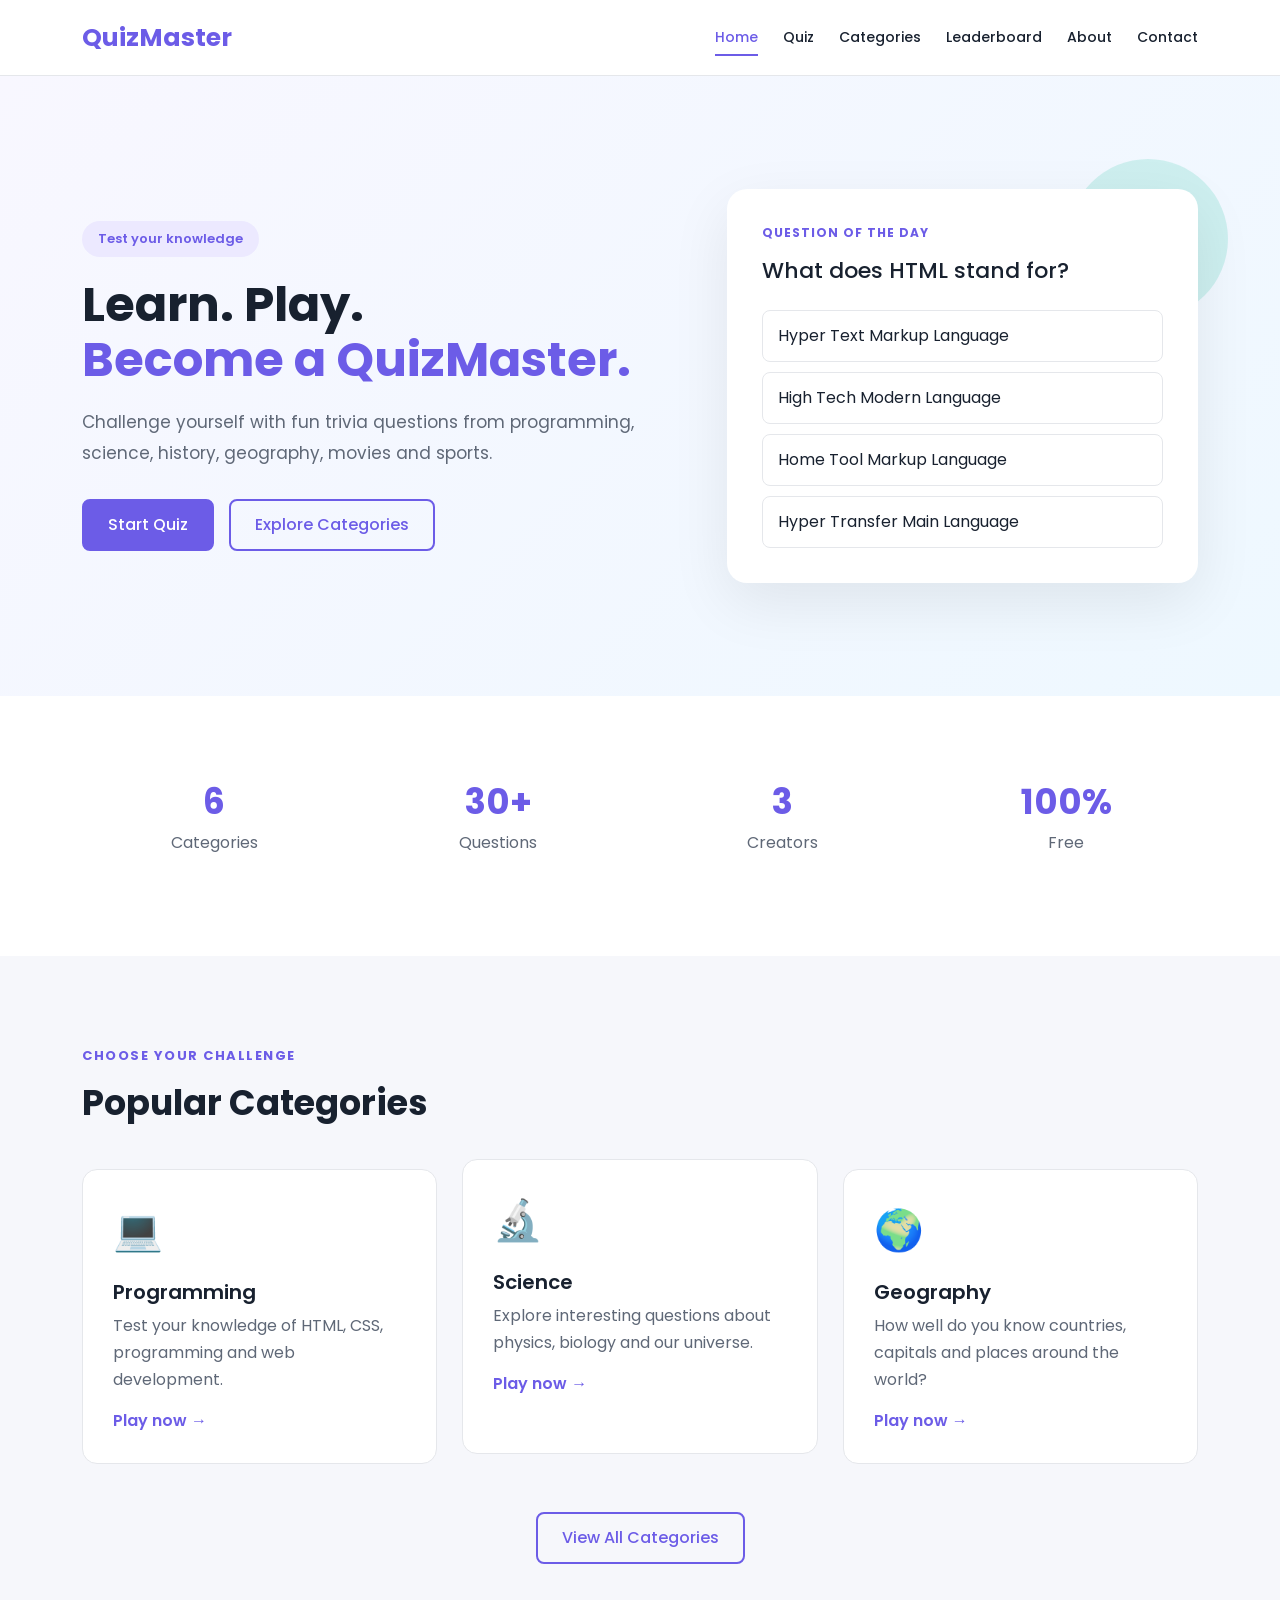
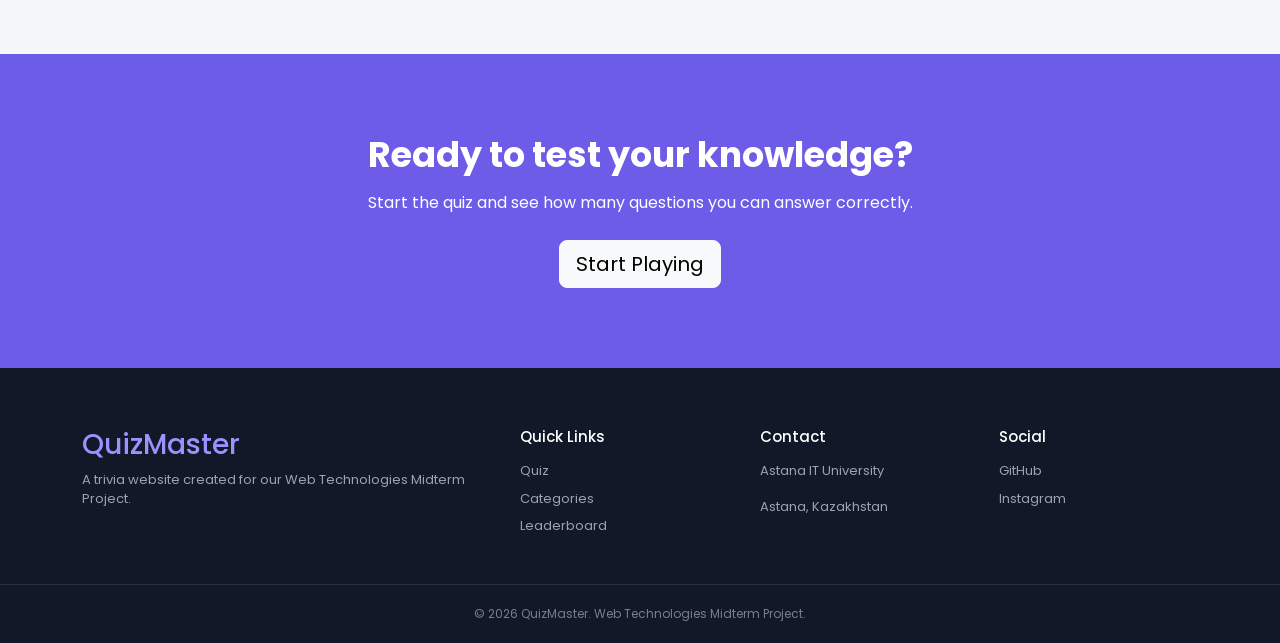
<file: index.html>
<!DOCTYPE html>
<html lang="en">
<head>
    <meta charset="UTF-8">
    <meta name="viewport" content="width=device-width, initial-scale=1.0">

    <title>QuizMaster | Home</title>

    <link href="https://cdn.jsdelivr.net/npm/bootstrap@5.3.3/dist/css/bootstrap.min.css"
          rel="stylesheet">

    <link rel="preconnect" href="https://fonts.googleapis.com">
    <link rel="preconnect" href="https://fonts.gstatic.com" crossorigin>
    <link href="https://fonts.googleapis.com/css2?family=Poppins:wght@400;500;600;700&display=swap"
          rel="stylesheet">

    <link rel="stylesheet" href="style.css">
</head>

<body>

<header class="site-header">
    <div class="container header-container">

        <a href="index.html" class="logo">QuizMaster</a>

        <nav class="nav-menu">
            <a class="active" href="index.html">Home</a>
            <a href="quiz.html">Quiz</a>
            <a href="categories.html">Categories</a>
            <a href="leaderboard.html">Leaderboard</a>
            <a href="about.html">About</a>
            <a href="contact.html">Contact</a>
        </nav>

    </div>
</header>


<main>

    <section class="hero">

        <div class="container hero-content">

            <div class="hero-text">
                <span class="hero-badge">Test your knowledge</span>

                <h1>
                    Learn. Play.<br>
                    <span>Become a QuizMaster.</span>
                </h1>

                <p>
                    Challenge yourself with fun trivia questions from
                    programming, science, history, geography, movies and sports.
                </p>

                <div class="hero-buttons">
                    <a href="quiz.html" class="btn btn-primary-custom">
                        Start Quiz
                    </a>

                    <a href="categories.html" class="btn btn-outline-custom">
                        Explore Categories
                    </a>
                </div>
            </div>

            <div class="hero-card">
                <div class="quiz-preview">
                    <p class="question-number">QUESTION OF THE DAY</p>

                    <h3>What does HTML stand for?</h3>

                    <div class="preview-answer">
                        Hyper Text Markup Language
                    </div>

                    <div class="preview-answer">
                        High Tech Modern Language
                    </div>

                    <div class="preview-answer">
                        Home Tool Markup Language
                    </div>

                    <div class="preview-answer">
                        Hyper Transfer Main Language
                    </div>
                </div>
            </div>

        </div>
    </section>


    <section class="stats-section">

        <div class="container">

            <div class="stats-grid">

                <div class="stat-card">
                    <h2>6</h2>
                    <p>Categories</p>
                </div>

                <div class="stat-card">
                    <h2>30+</h2>
                    <p>Questions</p>
                </div>

                <div class="stat-card">
                    <h2>3</h2>
                    <p>Creators</p>
                </div>

                <div class="stat-card">
                    <h2>100%</h2>
                    <p>Free</p>
                </div>

            </div>

        </div>

    </section>


    <section class="featured-section">

        <div class="container">

            <div class="section-heading">
                <p>CHOOSE YOUR CHALLENGE</p>
                <h2>Popular Categories</h2>
            </div>


            <div class="category-grid">

                <article class="category-card">
                    <div class="category-icon">💻</div>
                    <h3>Programming</h3>
                    <p>
                        Test your knowledge of HTML, CSS,
                        programming and web development.
                    </p>
                    <a href="quiz.html">Play now →</a>
                </article>


                <article class="category-card">
                    <div class="category-icon">🔬</div>
                    <h3>Science</h3>
                    <p>
                        Explore interesting questions about
                        physics, biology and our universe.
                    </p>
                    <a href="quiz.html">Play now →</a>
                </article>


                <article class="category-card">
                    <div class="category-icon">🌍</div>
                    <h3>Geography</h3>
                    <p>
                        How well do you know countries,
                        capitals and places around the world?
                    </p>
                    <a href="quiz.html">Play now →</a>
                </article>

            </div>

            <div class="text-center mt-5">
                <a href="categories.html" class="btn btn-outline-custom">
                    View All Categories
                </a>
            </div>

        </div>

    </section>


    <section class="cta-section">

        <div class="container text-center">

            <h2>Ready to test your knowledge?</h2>

            <p>
                Start the quiz and see how many questions you can answer correctly.
            </p>

            <a href="quiz.html" class="btn btn-light btn-lg">
                Start Playing
            </a>

        </div>

    </section>

</main>


<footer class="site-footer">

    <div class="container footer-content">

        <div>
            <h3>QuizMaster</h3>
            <p>A trivia website created for our Web Technologies Midterm Project.</p>
        </div>

        <div>
            <h4>Quick Links</h4>
            <a href="quiz.html">Quiz</a>
            <a href="categories.html">Categories</a>
            <a href="leaderboard.html">Leaderboard</a>
        </div>

        <div>
            <h4>Contact</h4>
            <p>Astana IT University</p>
            <p>Astana, Kazakhstan</p>
        </div>

        <div>
            <h4>Social</h4>
            <a href="#">GitHub</a>
            <a href="#">Instagram</a>
        </div>

    </div>

    <div class="footer-bottom">
        © 2026 QuizMaster. Web Technologies Midterm Project.
    </div>

</footer>

</body>
</html>
</file>
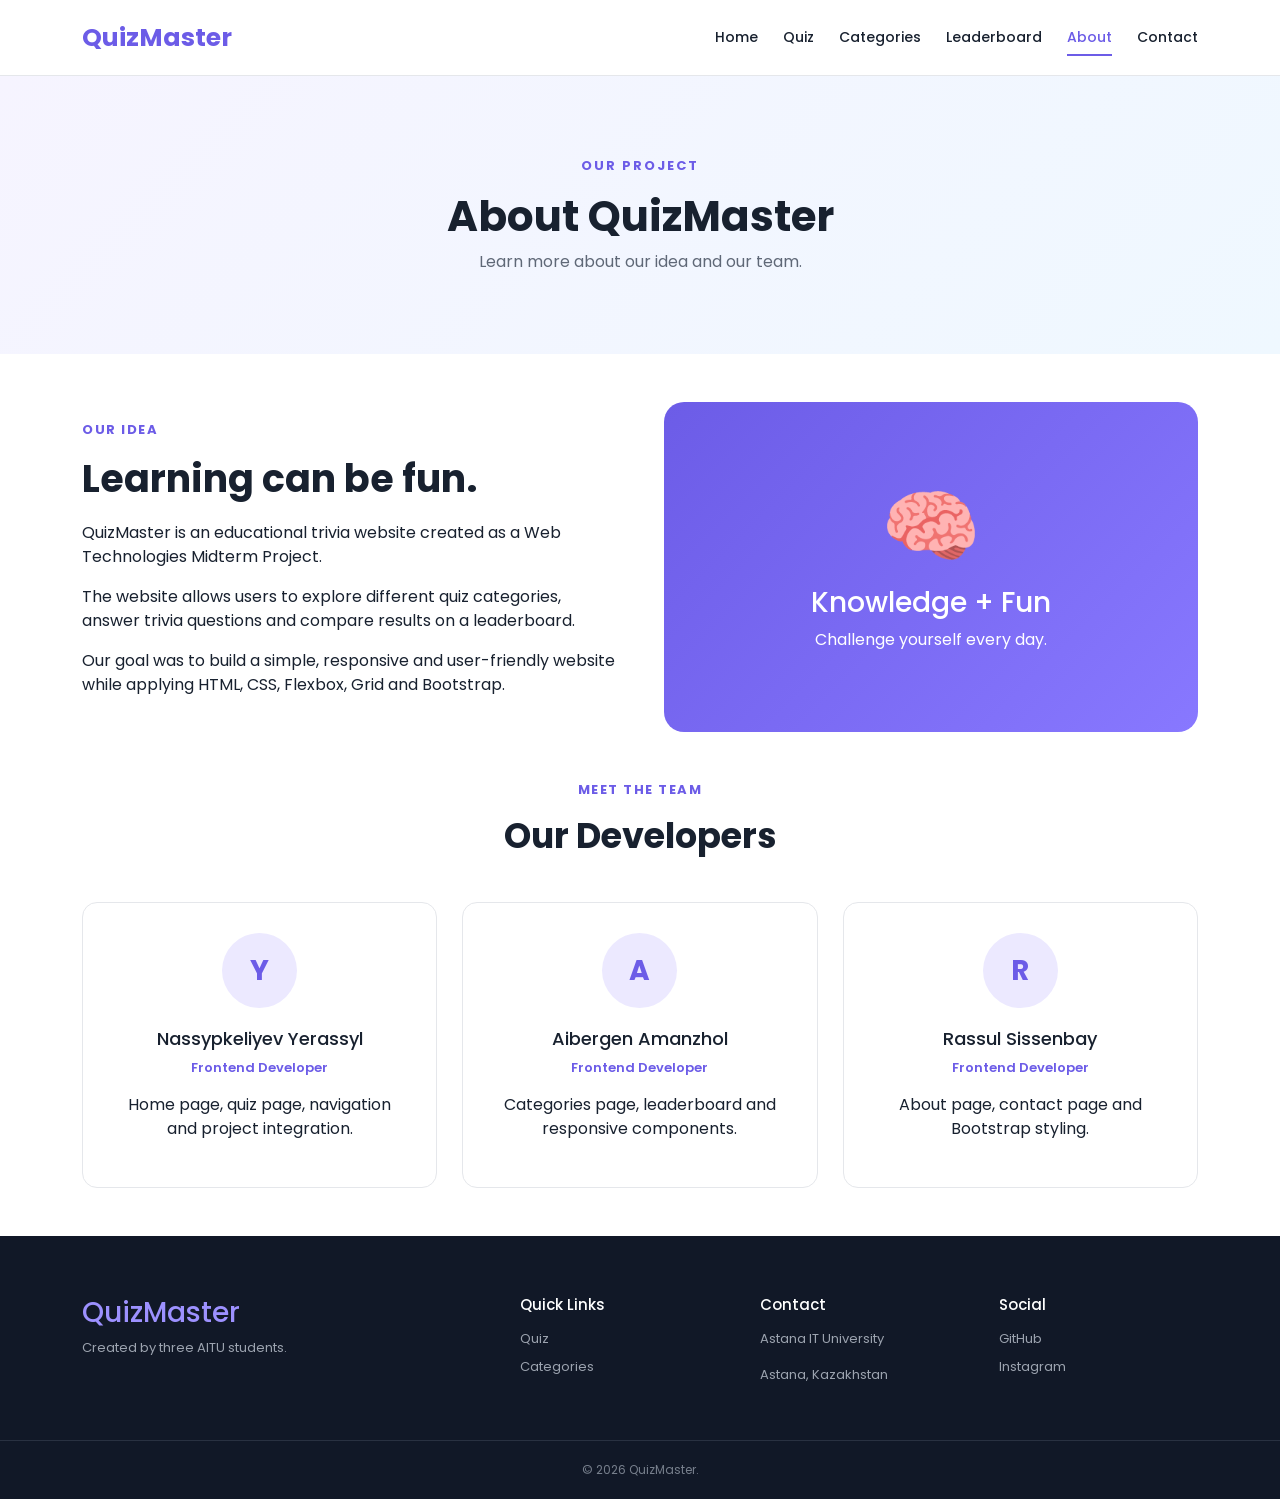
<file: about.html>
<!DOCTYPE html>
<html lang="en">

<head>

    <meta charset="UTF-8">

    <meta name="viewport"
          content="width=device-width, initial-scale=1.0">

    <title>QuizMaster | About</title>

    <link href="https://cdn.jsdelivr.net/npm/bootstrap@5.3.3/dist/css/bootstrap.min.css"
          rel="stylesheet">

    <link rel="preconnect"
          href="https://fonts.googleapis.com">

    <link rel="preconnect"
          href="https://fonts.gstatic.com"
          crossorigin>

    <link href="https://fonts.googleapis.com/css2?family=Poppins:wght@400;500;600;700&display=swap"
          rel="stylesheet">

    <link rel="stylesheet"
          href="style.css">

</head>


<body>

<header class="site-header">

    <div class="container header-container">

        <a href="index.html"
           class="logo">
            QuizMaster
        </a>

        <nav class="nav-menu">

            <a href="index.html">Home</a>
            <a href="quiz.html">Quiz</a>
            <a href="categories.html">Categories</a>
            <a href="leaderboard.html">Leaderboard</a>

            <a class="active"
               href="about.html">
                About
            </a>

            <a href="contact.html">Contact</a>

        </nav>

    </div>

</header>


<main>

<section class="page-banner">

    <div class="container text-center">

        <p>OUR PROJECT</p>

        <h1>About QuizMaster</h1>

        <span>
            Learn more about our idea and our team.
        </span>

    </div>

</section>


<section class="container py-5">


    <div class="row align-items-center g-5 mb-5">

        <div class="col-lg-6">

            <p class="section-label">
                OUR IDEA
            </p>

            <h2 class="about-title">
                Learning can be fun.
            </h2>

            <p>
                QuizMaster is an educational trivia website
                created as a Web Technologies Midterm Project.
            </p>

            <p>
                The website allows users to explore different
                quiz categories, answer trivia questions and
                compare results on a leaderboard.
            </p>

            <p>
                Our goal was to build a simple, responsive and
                user-friendly website while applying HTML,
                CSS, Flexbox, Grid and Bootstrap.
            </p>

        </div>


        <div class="col-lg-6">

            <div class="about-visual">

                <div>🧠</div>

                <h3>
                    Knowledge + Fun
                </h3>

                <p>
                    Challenge yourself every day.
                </p>

            </div>

        </div>

    </div>


    <div class="section-heading text-center">

        <p>MEET THE TEAM</p>

        <h2>
            Our Developers
        </h2>

    </div>


    <div class="team-grid">


        <article class="team-card">

            <div class="team-avatar">
                Y
            </div>

            <h3>
                Nassypkeliyev Yerassyl
            </h3>

            <p class="team-role">
                Frontend Developer
            </p>

            <p>
                Home page, quiz page, navigation
                and project integration.
            </p>

        </article>


        <article class="team-card">

            <div class="team-avatar">
                A
            </div>

            <h3>
                Aibergen Amanzhol
            </h3>

            <p class="team-role">
                Frontend Developer
            </p>

            <p>
                Categories page, leaderboard
                and responsive components.
            </p>

        </article>


        <article class="team-card">

            <div class="team-avatar">
                R
            </div>

            <h3>
                Rassul Sissenbay
            </h3>

            <p class="team-role">
                Frontend Developer
            </p>

            <p>
                About page, contact page
                and Bootstrap styling.
            </p>

        </article>


    </div>


</section>

</main>


<footer class="site-footer">

    <div class="container footer-content">

        <div>

            <h3>QuizMaster</h3>

            <p>
                Created by three AITU students.
            </p>

        </div>


        <div>

            <h4>Quick Links</h4>

            <a href="quiz.html">Quiz</a>

            <a href="categories.html">
                Categories
            </a>

        </div>


        <div>

            <h4>Contact</h4>

            <p>
                Astana IT University
            </p>

            <p>
                Astana, Kazakhstan
            </p>

        </div>


        <div>

            <h4>Social</h4>

            <a href="#">GitHub</a>

            <a href="#">Instagram</a>

        </div>

    </div>


    <div class="footer-bottom">

        © 2026 QuizMaster.

    </div>

</footer>

</body>
</html>
</file>
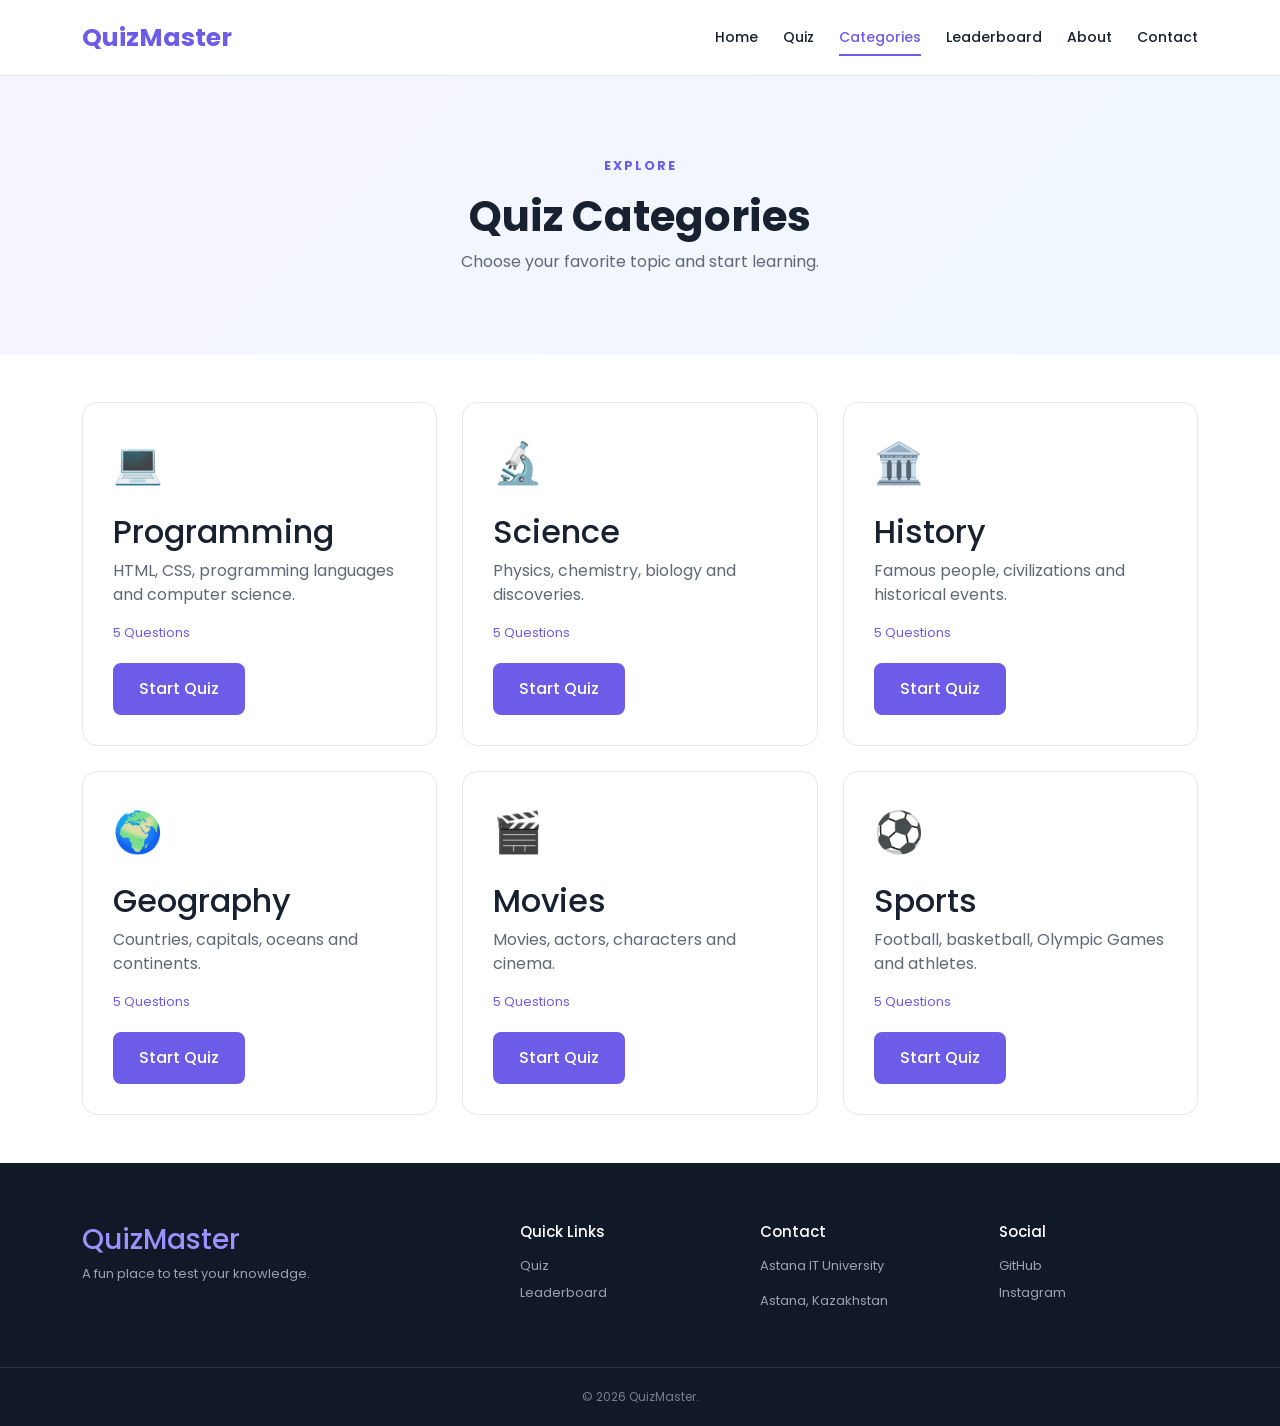
<file: categories.html>
<!DOCTYPE html>
<html lang="en">

<head>

    <meta charset="UTF-8">

    <meta name="viewport"
          content="width=device-width, initial-scale=1.0">

    <title>QuizMaster | Categories</title>

    <link href="https://cdn.jsdelivr.net/npm/bootstrap@5.3.3/dist/css/bootstrap.min.css"
          rel="stylesheet">

    <link rel="preconnect" href="https://fonts.googleapis.com">

    <link rel="preconnect"
          href="https://fonts.gstatic.com"
          crossorigin>

    <link href="https://fonts.googleapis.com/css2?family=Poppins:wght@400;500;600;700&display=swap"
          rel="stylesheet">

    <link rel="stylesheet" href="style.css">

</head>


<body>

<header class="site-header">

    <div class="container header-container">

        <a href="index.html"
           class="logo">
            QuizMaster
        </a>

        <nav class="nav-menu">

            <a href="index.html">Home</a>
            <a href="quiz.html">Quiz</a>
            <a class="active"
               href="categories.html">
                Categories
            </a>

            <a href="leaderboard.html">Leaderboard</a>
            <a href="about.html">About</a>
            <a href="contact.html">Contact</a>

        </nav>

    </div>

</header>


<main>

    <section class="page-banner">

        <div class="container text-center">

            <p>EXPLORE</p>

            <h1>Quiz Categories</h1>

            <span>
                Choose your favorite topic and start learning.
            </span>

        </div>

    </section>


    <section class="container py-5">

        <div class="all-categories-grid">


            <article class="large-category-card">

                <div class="category-icon">
                    💻
                </div>

                <h2>Programming</h2>

                <p>
                    HTML, CSS, programming languages
                    and computer science.
                </p>

                <span>5 Questions</span>

                <a href="quiz.html?category=programming"
   class="btn btn-primary-custom">
    Start Quiz
</a>

            </article>


            <article class="large-category-card">

                <div class="category-icon">
                    🔬
                </div>

                <h2>Science</h2>

                <p>
                    Physics, chemistry, biology
                    and discoveries.
                </p>

                <span>5 Questions</span>

                <a href="quiz.html?category=science"
   class="btn btn-primary-custom">
    Start Quiz
</a>

            </article>


            <article class="large-category-card">

                <div class="category-icon">
                    🏛️
                </div>

                <h2>History</h2>

                <p>
                    Famous people, civilizations
                    and historical events.
                </p>

                <span>5 Questions</span>

                <a href="quiz.html?category=history"
   class="btn btn-primary-custom">
    Start Quiz
</a>

            </article>


            <article class="large-category-card">

                <div class="category-icon">
                    🌍
                </div>

                <h2>Geography</h2>

                <p>
                    Countries, capitals,
                    oceans and continents.
                </p>

                <span>5 Questions</span>

                <a href="quiz.html?category=geography"
   class="btn btn-primary-custom">
    Start Quiz
</a>

            </article>


            <article class="large-category-card">

                <div class="category-icon">
                    🎬
                </div>

                <h2>Movies</h2>

                <p>
                    Movies, actors,
                    characters and cinema.
                </p>

                <span>5 Questions</span>

                <a href="quiz.html?category=movies"
   class="btn btn-primary-custom">
    Start Quiz
</a>

            </article>


            <article class="large-category-card">

                <div class="category-icon">
                    ⚽
                </div>

                <h2>Sports</h2>

                <p>
                    Football, basketball,
                    Olympic Games and athletes.
                </p>

                <span>5 Questions</span>

                <a href="quiz.html?category=sports"
   class="btn btn-primary-custom">
    Start Quiz
</a>

            </article>


        </div>

    </section>

</main>


<footer class="site-footer">

    <div class="container footer-content">

        <div>

            <h3>QuizMaster</h3>

            <p>
                A fun place to test your knowledge.
            </p>

        </div>

        <div>

            <h4>Quick Links</h4>

            <a href="quiz.html">Quiz</a>

            <a href="leaderboard.html">
                Leaderboard
            </a>

        </div>

        <div>

            <h4>Contact</h4>

            <p>Astana IT University</p>

            <p>Astana, Kazakhstan</p>

        </div>

        <div>

            <h4>Social</h4>

            <a href="#">GitHub</a>

            <a href="#">Instagram</a>

        </div>

    </div>


    <div class="footer-bottom">

        © 2026 QuizMaster.

    </div>

</footer>

</body>
</html>
</file>
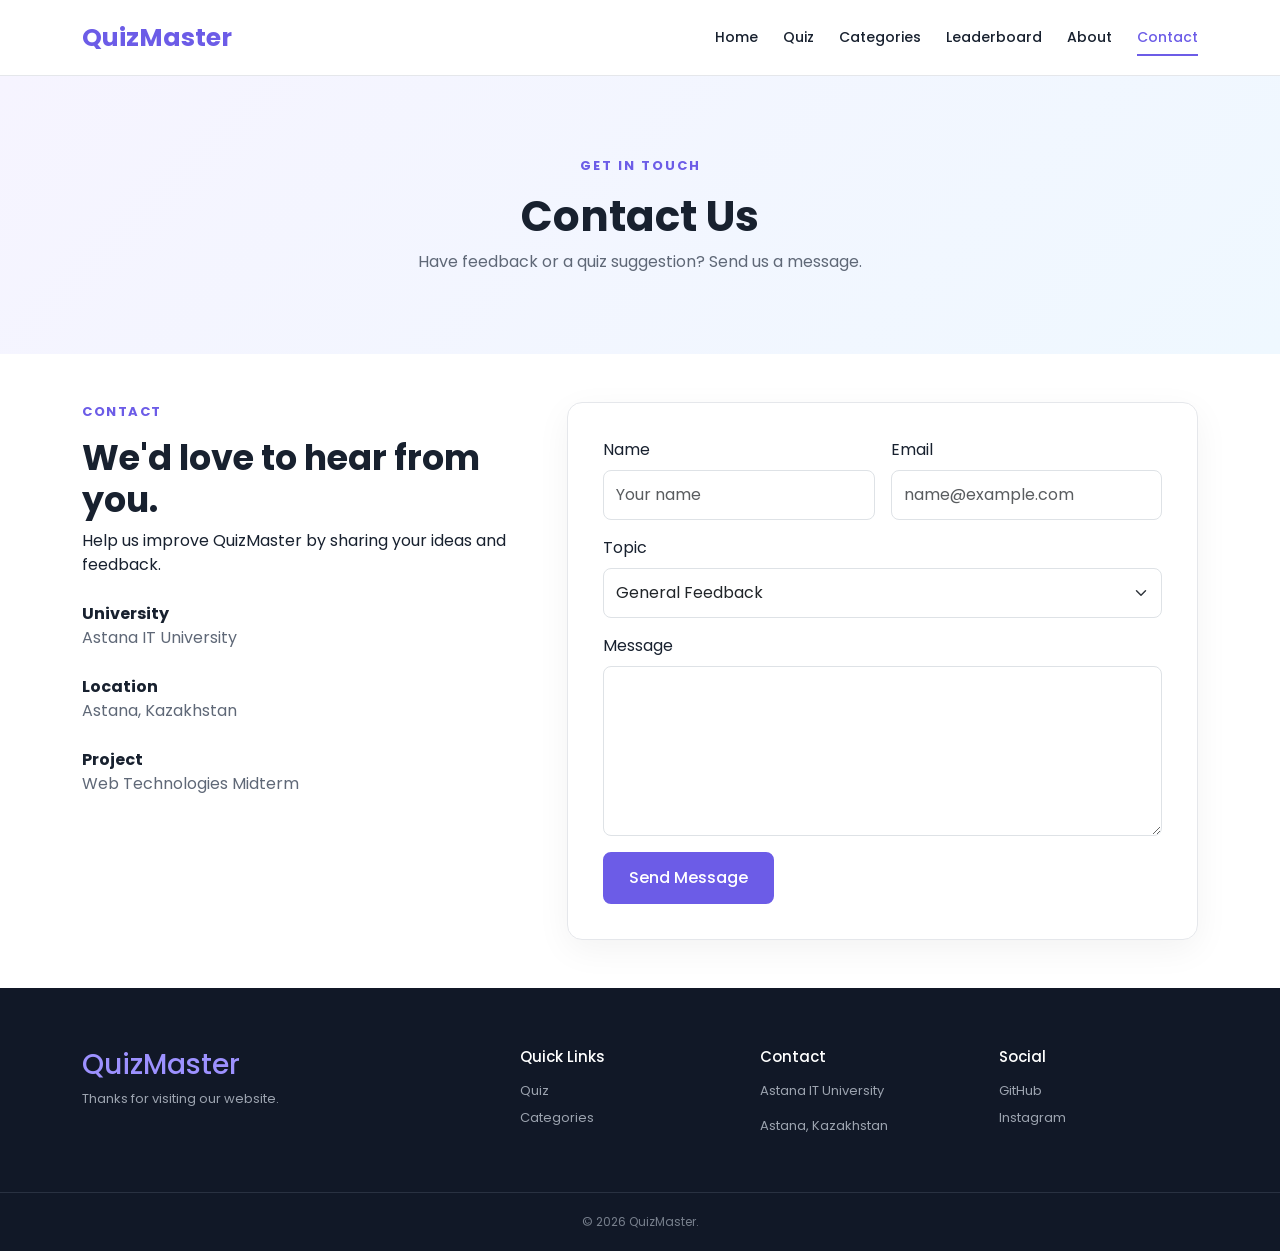
<file: contact.html>
<!DOCTYPE html>
<html lang="en">

<head>

    <meta charset="UTF-8">

    <meta name="viewport"
          content="width=device-width, initial-scale=1.0">

    <title>QuizMaster | Contact</title>

    <link href="https://cdn.jsdelivr.net/npm/bootstrap@5.3.3/dist/css/bootstrap.min.css"
          rel="stylesheet">

    <link rel="preconnect"
          href="https://fonts.googleapis.com">

    <link rel="preconnect"
          href="https://fonts.gstatic.com"
          crossorigin>

    <link href="https://fonts.googleapis.com/css2?family=Poppins:wght@400;500;600;700&display=swap"
          rel="stylesheet">

    <link rel="stylesheet"
          href="style.css">

</head>


<body>

<header class="site-header">

    <div class="container header-container">

        <a href="index.html"
           class="logo">
            QuizMaster
        </a>

        <nav class="nav-menu">

            <a href="index.html">Home</a>
            <a href="quiz.html">Quiz</a>
            <a href="categories.html">Categories</a>
            <a href="leaderboard.html">Leaderboard</a>
            <a href="about.html">About</a>

            <a class="active"
               href="contact.html">
                Contact
            </a>

        </nav>

    </div>

</header>


<main>

<section class="page-banner">

    <div class="container text-center">

        <p>GET IN TOUCH</p>

        <h1>Contact Us</h1>

        <span>
            Have feedback or a quiz suggestion?
            Send us a message.
        </span>

    </div>

</section>


<section class="container py-5">

    <div class="row g-5">


        <div class="col-lg-5">

            <div class="contact-info">

                <p class="section-label">
                    CONTACT
                </p>

                <h2>
                    We'd love to hear from you.
                </h2>

                <p>
                    Help us improve QuizMaster by
                    sharing your ideas and feedback.
                </p>


                <div class="contact-item">

                    <strong>University</strong>

                    <span>
                        Astana IT University
                    </span>

                </div>


                <div class="contact-item">

                    <strong>Location</strong>

                    <span>
                        Astana, Kazakhstan
                    </span>

                </div>


                <div class="contact-item">

                    <strong>Project</strong>

                    <span>
                        Web Technologies Midterm
                    </span>

                </div>

            </div>

        </div>


        <div class="col-lg-7">

            <form class="contact-form">


                <div class="row g-3">


                    <div class="col-md-6">

                        <label
                            for="name"
                            class="form-label">

                            Name

                        </label>

                        <input
                            type="text"
                            id="name"
                            class="form-control"
                            placeholder="Your name"
                            required>

                    </div>


                    <div class="col-md-6">

                        <label
                            for="email"
                            class="form-label">

                            Email

                        </label>

                        <input
                            type="email"
                            id="email"
                            class="form-control"
                            placeholder="name@example.com"
                            required>

                    </div>


                    <div class="col-12">

                        <label
                            for="topic"
                            class="form-label">

                            Topic

                        </label>

                        <select
                            id="topic"
                            class="form-select">

                            <option>
                                General Feedback
                            </option>

                            <option>
                                Quiz Suggestion
                            </option>

                            <option>
                                Report a Problem
                            </option>

                        </select>

                    </div>


                    <div class="col-12">

                        <label
                            for="message"
                            class="form-label">

                            Message

                        </label>

                        <textarea
                            id="message"
                            class="form-control"
                            rows="6"
                            placeholder="Write your message..."
                            required>
                        </textarea>

                    </div>


                    <div class="col-12">

                        <button
                            type="submit"
                            class="btn btn-primary-custom">

                            Send Message

                        </button>

                    </div>


                </div>

            </form>

        </div>

    </div>

</section>

</main>


<footer class="site-footer">

    <div class="container footer-content">

        <div>

            <h3>QuizMaster</h3>

            <p>
                Thanks for visiting our website.
            </p>

        </div>


        <div>

            <h4>Quick Links</h4>

            <a href="quiz.html">Quiz</a>

            <a href="categories.html">
                Categories
            </a>

        </div>


        <div>

            <h4>Contact</h4>

            <p>Astana IT University</p>

            <p>Astana, Kazakhstan</p>

        </div>


        <div>

            <h4>Social</h4>

            <a href="#">GitHub</a>

            <a href="#">Instagram</a>

        </div>

    </div>


    <div class="footer-bottom">

        © 2026 QuizMaster.

    </div>

</footer>

</body>
</html>
</file>
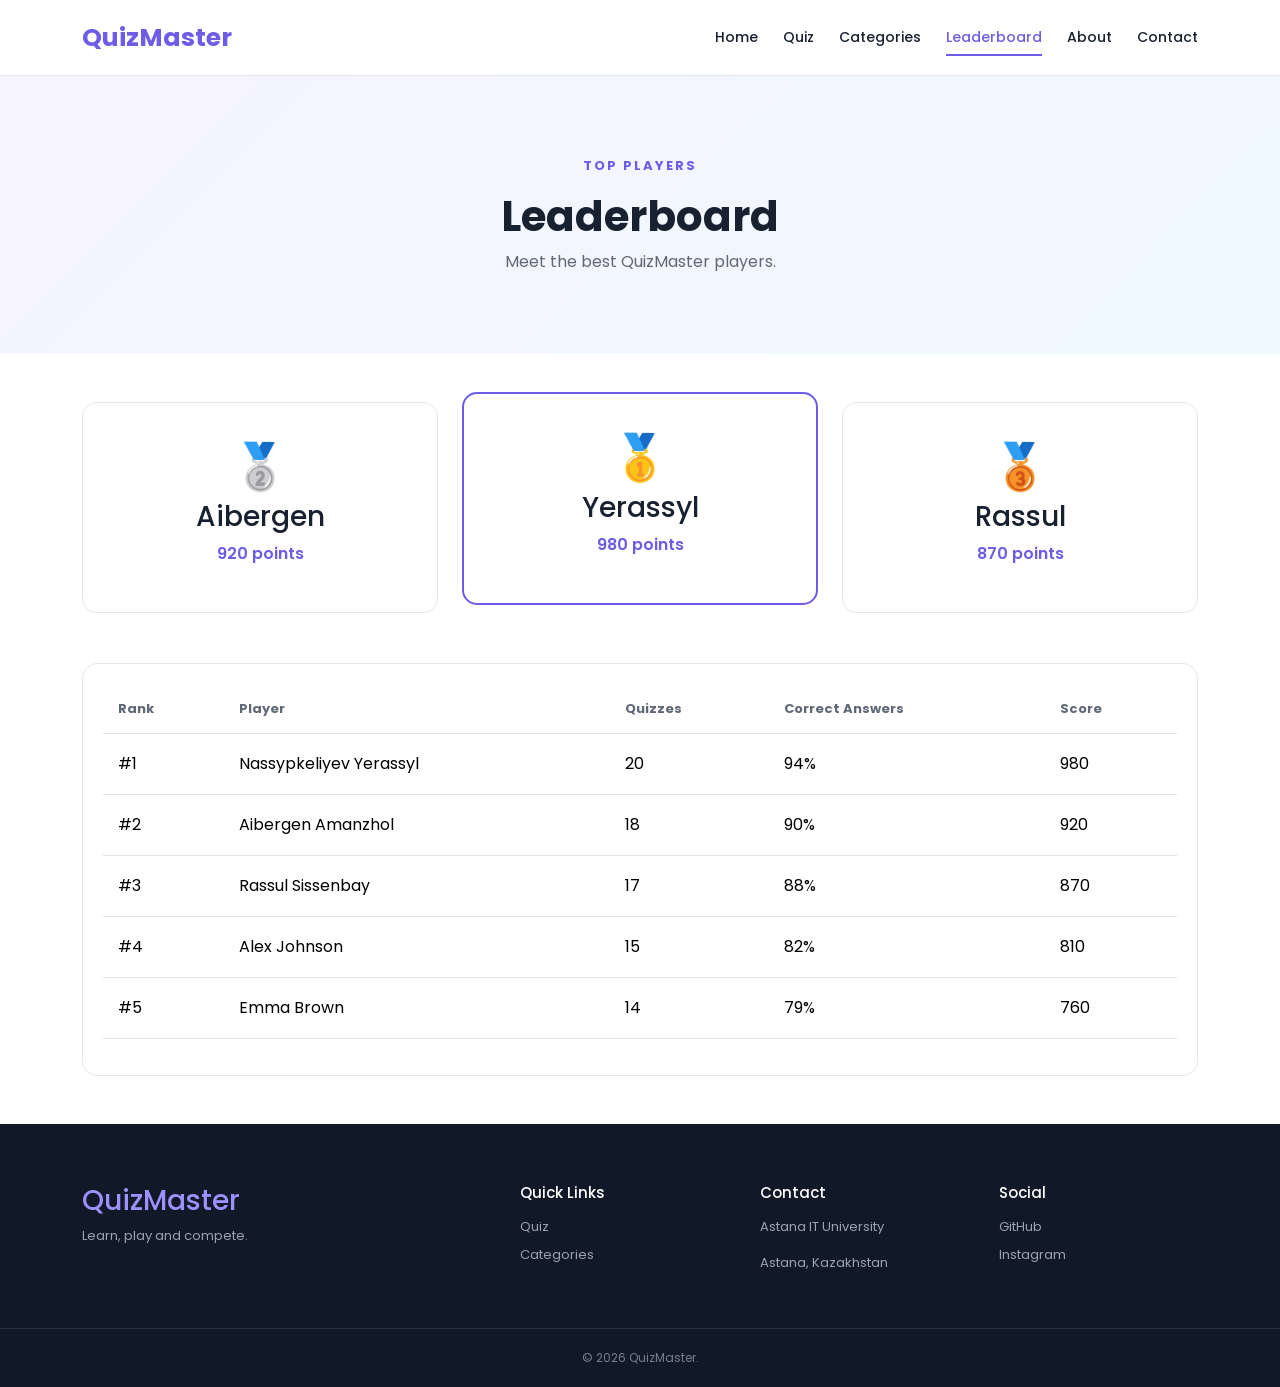
<file: leaderboard.html>
<!DOCTYPE html>
<html lang="en">

<head>

    <meta charset="UTF-8">

    <meta name="viewport"
          content="width=device-width, initial-scale=1.0">

    <title>QuizMaster | Leaderboard</title>

    <link href="https://cdn.jsdelivr.net/npm/bootstrap@5.3.3/dist/css/bootstrap.min.css"
          rel="stylesheet">

    <link rel="preconnect" href="https://fonts.googleapis.com">

    <link rel="preconnect"
          href="https://fonts.gstatic.com"
          crossorigin>

    <link href="https://fonts.googleapis.com/css2?family=Poppins:wght@400;500;600;700&display=swap"
          rel="stylesheet">

    <link rel="stylesheet"
          href="style.css">

</head>


<body>

<header class="site-header">

    <div class="container header-container">

        <a href="index.html"
           class="logo">
            QuizMaster
        </a>

        <nav class="nav-menu">

            <a href="index.html">Home</a>
            <a href="quiz.html">Quiz</a>
            <a href="categories.html">Categories</a>

            <a class="active"
               href="leaderboard.html">
                Leaderboard
            </a>

            <a href="about.html">About</a>
            <a href="contact.html">Contact</a>

        </nav>

    </div>

</header>


<main>

<section class="page-banner">

    <div class="container text-center">

        <p>TOP PLAYERS</p>

        <h1>Leaderboard</h1>

        <span>
            Meet the best QuizMaster players.
        </span>

    </div>

</section>


<section class="container py-5">


    <div class="top-players row g-4 mb-5">


        <div class="col-md-4">

            <div class="player-card">

                <div class="rank">
                    🥈
                </div>

                <h3>Aibergen</h3>

                <p>920 points</p>

            </div>

        </div>


        <div class="col-md-4">

            <div class="player-card champion">

                <div class="rank">
                    🥇
                </div>

                <h3>Yerassyl</h3>

                <p>980 points</p>

            </div>

        </div>


        <div class="col-md-4">

            <div class="player-card">

                <div class="rank">
                    🥉
                </div>

                <h3>Rassul</h3>

                <p>870 points</p>

            </div>

        </div>


    </div>


    <div class="table-responsive leaderboard-table">

        <table class="table align-middle">

            <thead>

            <tr>

                <th>Rank</th>

                <th>Player</th>

                <th>Quizzes</th>

                <th>Correct Answers</th>

                <th>Score</th>

            </tr>

            </thead>


            <tbody>

            <tr>

                <td>#1</td>

                <td>Nassypkeliyev Yerassyl</td>

                <td>20</td>

                <td>94%</td>

                <td>980</td>

            </tr>


            <tr>

                <td>#2</td>

                <td>Aibergen Amanzhol</td>

                <td>18</td>

                <td>90%</td>

                <td>920</td>

            </tr>


            <tr>

                <td>#3</td>

                <td>Rassul Sissenbay</td>

                <td>17</td>

                <td>88%</td>

                <td>870</td>

            </tr>


            <tr>

                <td>#4</td>

                <td>Alex Johnson</td>

                <td>15</td>

                <td>82%</td>

                <td>810</td>

            </tr>


            <tr>

                <td>#5</td>

                <td>Emma Brown</td>

                <td>14</td>

                <td>79%</td>

                <td>760</td>

            </tr>


            </tbody>

        </table>

    </div>

</section>

</main>


<footer class="site-footer">

    <div class="container footer-content">

        <div>

            <h3>QuizMaster</h3>

            <p>
                Learn, play and compete.
            </p>

        </div>


        <div>

            <h4>Quick Links</h4>

            <a href="quiz.html">Quiz</a>

            <a href="categories.html">
                Categories
            </a>

        </div>


        <div>

            <h4>Contact</h4>

            <p>Astana IT University</p>

            <p>Astana, Kazakhstan</p>

        </div>


        <div>

            <h4>Social</h4>

            <a href="#">GitHub</a>

            <a href="#">Instagram</a>

        </div>

    </div>


    <div class="footer-bottom">

        © 2026 QuizMaster.

    </div>

</footer>

</body>
</html>
</file>
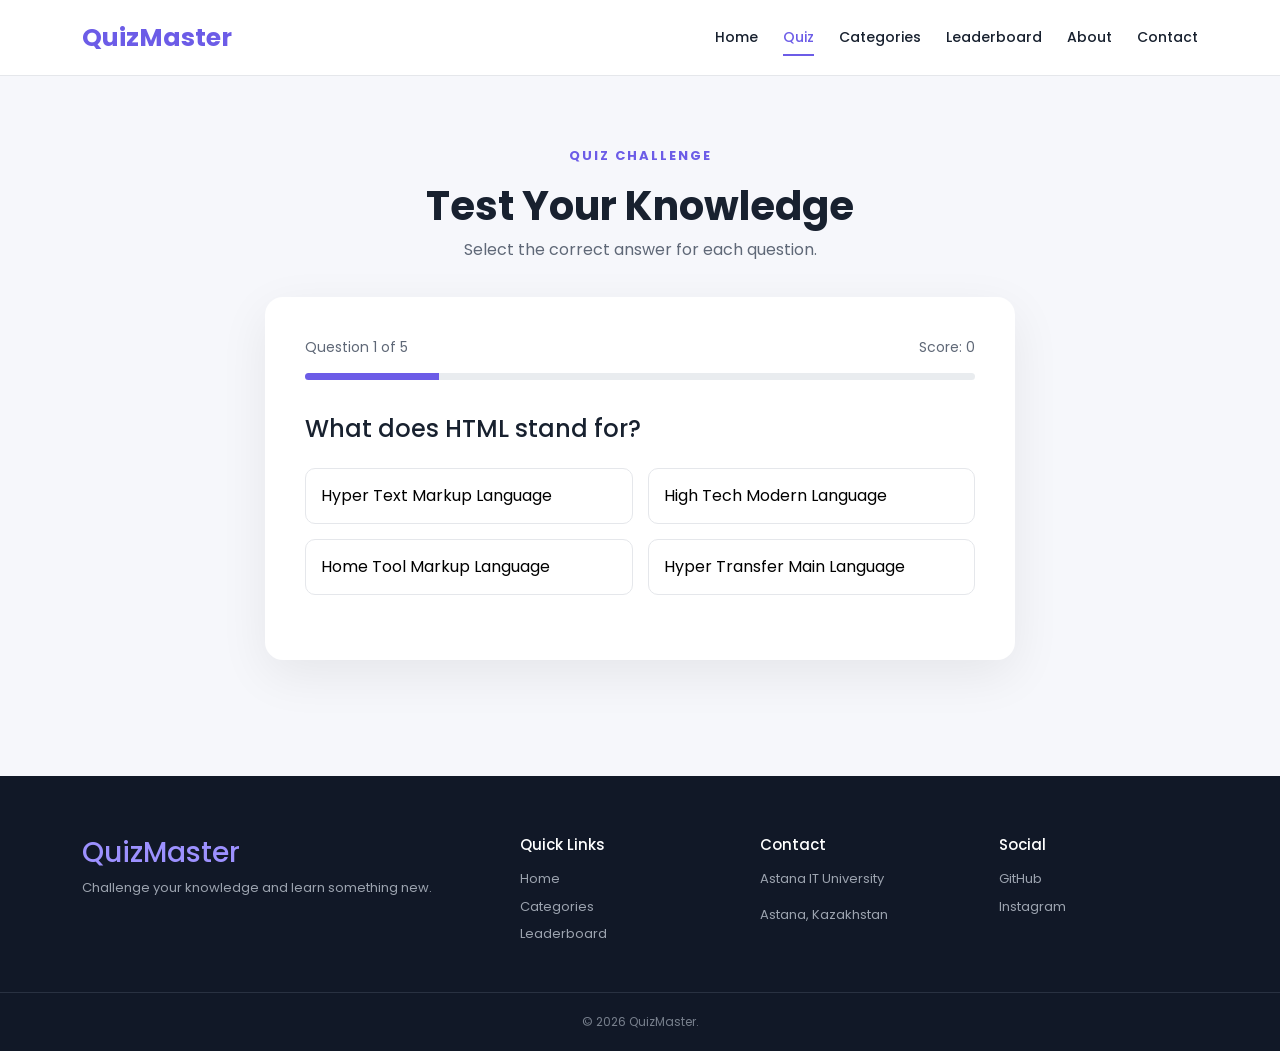
<file: quiz.html>
<!DOCTYPE html>
<html lang="en">
<head>

    <meta charset="UTF-8">

    <meta name="viewport"
          content="width=device-width, initial-scale=1.0">

    <title>QuizMaster | Quiz</title>

    <link href="https://cdn.jsdelivr.net/npm/bootstrap@5.3.3/dist/css/bootstrap.min.css"
          rel="stylesheet">

    <link rel="preconnect" href="https://fonts.googleapis.com">

    <link rel="preconnect"
          href="https://fonts.gstatic.com"
          crossorigin>

    <link href="https://fonts.googleapis.com/css2?family=Poppins:wght@400;500;600;700&display=swap"
          rel="stylesheet">

    <link rel="stylesheet" href="style.css">

</head>


<body>

<header class="site-header">

    <div class="container header-container">

        <a href="index.html" class="logo">
            QuizMaster
        </a>

        <nav class="nav-menu">

            <a href="index.html">Home</a>
            <a class="active" href="quiz.html">Quiz</a>
            <a href="categories.html">Categories</a>
            <a href="leaderboard.html">Leaderboard</a>
            <a href="about.html">About</a>
            <a href="contact.html">Contact</a>

        </nav>

    </div>

</header>


<main class="quiz-page">

    <div class="container">

        <div class="quiz-heading text-center">

            <p>QUIZ CHALLENGE</p>

            <h1>Test Your Knowledge</h1>

            <span>
                Select the correct answer for each question.
            </span>

        </div>


        <section class="quiz-box">

            <div class="quiz-top">

                <span id="questionCounter">
                    Question 1 of 5
                </span>

                <span id="scoreDisplay">
                    Score: 0
                </span>

            </div>


            <div class="progress quiz-progress">

                <div
                    id="progressBar"
                    class="progress-bar"
                    style="width: 20%">
                </div>

            </div>


            <h2 id="question">
                Question appears here
            </h2>


            <div id="answerButtons"
                 class="answer-grid">
            </div>


            <div class="quiz-actions">

                <button
                    id="nextButton"
                    class="btn btn-primary-custom"
                    type="button">

                    Next Question

                </button>

            </div>

        </section>

    </div>

</main>


<footer class="site-footer">

    <div class="container footer-content">

        <div>
            <h3>QuizMaster</h3>
            <p>
                Challenge your knowledge and learn something new.
            </p>
        </div>

        <div>
            <h4>Quick Links</h4>
            <a href="index.html">Home</a>
            <a href="categories.html">Categories</a>
            <a href="leaderboard.html">Leaderboard</a>
        </div>

        <div>
            <h4>Contact</h4>
            <p>Astana IT University</p>
            <p>Astana, Kazakhstan</p>
        </div>

        <div>
            <h4>Social</h4>
            <a href="#">GitHub</a>
            <a href="#">Instagram</a>
        </div>

    </div>

    <div class="footer-bottom">
        © 2026 QuizMaster.
    </div>

</footer>


<script src="quiz.js"></script>

</body>
</html>
</file>
<file: style.css>
:root {
    --primary: #6c5ce7;
    --primary-dark: #5649c9;
    --secondary: #00b894;

    --dark: #18212f;
    --text: #5f6877;
    --light: #f6f7fb;
    --white: #ffffff;

    --border: #e5e7eb;

    --heading-size: 48px;
}


* {
    margin: 0;
    padding: 0;
    box-sizing: border-box;
}


body {
    font-family: "Poppins", sans-serif;
    color: var(--dark);
    background: var(--white);
}


a {
    text-decoration: none;
}


.site-header {
    background: var(--white);
    border-bottom: 1px solid var(--border);

    position: sticky;
    top: 0;
    z-index: 1000;
}


.header-container {
    min-height: 75px;

    display: flex;
    align-items: center;
    justify-content: space-between;
}


.logo {
    color: var(--primary);

    font-size: 25px;
    font-weight: 700;
}


.nav-menu {
    display: flex;
    align-items: center;
    gap: 25px;
}


.nav-menu a {
    color: var(--dark);
    font-size: 14px;
    font-weight: 500;

    position: relative;

    transition: 0.3s;
}


.nav-menu a:hover,
.nav-menu a:focus,
.nav-menu a.active {
    color: var(--primary);
}


.nav-menu a.active::after {
    content: "";

    position: absolute;

    left: 0;
    bottom: -8px;

    width: 100%;
    height: 2px;

    background: var(--primary);
}


/* HERO */

.hero {
    min-height: 620px;

    display: flex;
    align-items: center;

    background:
        linear-gradient(
            135deg,
            #f8f7ff,
            #eef8ff
        );
}


.hero-content {
    display: grid;

    grid-template-columns: 1.1fr 0.9fr;

    gap: 70px;

    align-items: center;
}


.hero-badge {
    display: inline-block;

    background: #ece9ff;
    color: var(--primary);

    padding: 8px 16px;

    border-radius: 30px;

    font-size: 13px;
    font-weight: 600;

    margin-bottom: 20px;
}


.hero h1 {
    font-size: var(--heading-size);
    font-weight: 700;

    line-height: 1.15;

    margin-bottom: 20px;
}


.hero h1 span {
    color: var(--primary);
}


.hero-text p {
    color: var(--text);

    max-width: 570px;

    font-size: 17px;

    line-height: 1.8;

    margin-bottom: 30px;
}


.hero-buttons {
    display: flex;
    gap: 15px;

    flex-wrap: wrap;
}


.btn-primary-custom {
    background: var(--primary);
    color: var(--white);

    padding: 12px 24px;

    border: 2px solid var(--primary);

    border-radius: 8px;

    font-weight: 500;

    transition: 0.3s;
}


.btn-primary-custom:hover,
.btn-primary-custom:focus {
    background: var(--primary-dark);

    border-color: var(--primary-dark);

    color: var(--white);

    transform: translateY(-2px);
}


.btn-outline-custom {
    background: transparent;

    color: var(--primary);

    padding: 12px 24px;

    border: 2px solid var(--primary);

    border-radius: 8px;

    font-weight: 500;

    transition: 0.3s;
}


.btn-outline-custom:hover,
.btn-outline-custom:focus {
    background: var(--primary);

    color: var(--white);
}


.hero-card {
    position: relative;
}


.hero-card::before {
    content: "";

    position: absolute;

    width: 160px;
    height: 160px;

    background: var(--secondary);

    border-radius: 50%;

    right: -30px;
    top: -30px;

    opacity: 0.15;
}


.quiz-preview {
    position: relative;

    background: var(--white);

    border-radius: 20px;

    padding: 35px;

    box-shadow:
        0 20px 60px rgba(0, 0, 0, 0.08);
}


.question-number {
    color: var(--primary);

    font-size: 12px;

    font-weight: 700;

    letter-spacing: 1px;
}


.quiz-preview h3 {
    margin: 15px 0 25px;

    font-size: 22px;
}


.preview-answer {
    border: 1px solid var(--border);

    padding: 13px 15px;

    border-radius: 8px;

    margin-top: 10px;

    transition: 0.3s;
}


.preview-answer:hover {
    border-color: var(--primary);

    background: #f6f4ff;
}


/* STATS */

.stats-section {
    padding: 60px 0;
}


.stats-grid {
    display: grid;

    grid-template-columns:
        repeat(4, 1fr);

    gap: 20px;
}


.stat-card {
    text-align: center;

    padding: 25px;
}


.stat-card h2 {
    color: var(--primary);

    font-size: 35px;

    font-weight: 700;
}


.stat-card p {
    color: var(--text);
}


/* FEATURED */

.featured-section {
    background: var(--light);

    padding: 90px 0;
}


.section-heading {
    margin-bottom: 45px;
}


.section-heading p,
.section-label {
    color: var(--primary);

    font-size: 13px;

    font-weight: 700;

    letter-spacing: 1.5px;
}


.section-heading h2 {
    font-size: 35px;

    font-weight: 700;
}


.category-grid {
    display: grid;

    grid-template-columns:
        repeat(3, 1fr);

    gap: 25px;
}


.category-card {
    background: var(--white);

    padding: 30px;

    border-radius: 15px;

    border: 1px solid var(--border);

    transition: 0.3s;
}


.category-card:nth-child(2) {
    transform: translateY(-10px);
}


.category-card:hover {
    transform: translateY(-8px);

    box-shadow:
        0 15px 40px rgba(0, 0, 0, 0.08);
}


.category-card:nth-child(2):hover {
    transform: translateY(-18px);
}


.category-icon {
    font-size: 40px;

    margin-bottom: 20px;
}


.category-card h3 {
    font-size: 20px;

    font-weight: 600;
}


.category-card p {
    color: var(--text);

    line-height: 1.7;
}


.category-card a {
    color: var(--primary);

    font-weight: 600;
}


/* CTA */

.cta-section {
    background: var(--primary);

    color: var(--white);

    padding: 80px 20px;
}


.cta-section h2 {
    font-size: 35px;

    font-weight: 700;
}


.cta-section p {
    margin: 15px 0 25px;
}


/* PAGE BANNER */

.page-banner {
    padding: 80px 20px;

    background:
        linear-gradient(
            135deg,
            #f6f4ff,
            #eff8ff
        );
}


.page-banner p {
    color: var(--primary);

    font-size: 13px;

    font-weight: 700;

    letter-spacing: 2px;
}


.page-banner h1 {
    font-size: 42px;

    font-weight: 700;
}


.page-banner span {
    color: var(--text);
}


/* CATEGORIES */

.all-categories-grid {
    display: grid;

    grid-template-columns:
        repeat(3, 1fr);

    gap: 25px;
}


.large-category-card {
    padding: 30px;

    border: 1px solid var(--border);

    border-radius: 15px;

    display: flex;

    flex-direction: column;

    align-items: flex-start;

    transition: 0.3s;
}


.large-category-card:hover {
    box-shadow:
        0 15px 40px rgba(0, 0, 0, 0.08);

    transform: translateY(-5px);
}


.large-category-card p {
    color: var(--text);

    flex-grow: 1;
}


.large-category-card span {
    font-size: 13px;

    color: var(--primary);

    margin-bottom: 20px;
}


/* LEADERBOARD */

.player-card {
    text-align: center;

    padding: 30px;

    border: 1px solid var(--border);

    border-radius: 15px;

    background: var(--white);
}


.player-card.champion {
    border: 2px solid var(--primary);

    transform: translateY(-10px);
}


.rank {
    font-size: 45px;
}


.player-card p {
    color: var(--primary);

    font-weight: 600;
}


.leaderboard-table {
    background: var(--white);

    border: 1px solid var(--border);

    border-radius: 15px;

    padding: 20px;
}


.leaderboard-table thead th {
    color: var(--text);

    font-size: 13px;

    padding: 15px;
}


.leaderboard-table tbody td {
    padding: 18px 15px;
}


.leaderboard-table tbody tr:nth-child(even) {
    background: #f8f7ff;
}


/* ABOUT */

.about-title {
    font-size: 38px;

    font-weight: 700;

    margin-bottom: 20px;
}


.about-visual {
    min-height: 330px;

    background:
        linear-gradient(
            135deg,
            var(--primary),
            #8878ff
        );

    color: var(--white);

    border-radius: 20px;

    display: flex;

    flex-direction: column;

    justify-content: center;

    align-items: center;

    text-align: center;
}


.about-visual div {
    font-size: 80px;
}


.team-grid {
    display: grid;

    grid-template-columns:
        repeat(3, 1fr);

    gap: 25px;

    margin-top: 40px;
}


.team-card {
    border: 1px solid var(--border);

    border-radius: 15px;

    padding: 30px;

    text-align: center;
}


.team-avatar {
    width: 75px;
    height: 75px;

    background: #ece9ff;

    color: var(--primary);

    border-radius: 50%;

    margin:
        0 auto 20px;

    display: flex;

    justify-content: center;

    align-items: center;

    font-size: 28px;

    font-weight: 700;
}


.team-card h3 {
    font-size: 18px;
}


.team-role {
    color: var(--primary);

    font-size: 13px;

    font-weight: 600;
}


/* CONTACT */

.contact-info h2 {
    font-size: 35px;

    font-weight: 700;
}


.contact-item {
    display: flex;

    flex-direction: column;

    margin-top: 25px;
}


.contact-item span {
    color: var(--text);
}


.contact-form {
    padding: 35px;

    border: 1px solid var(--border);

    border-radius: 15px;

    box-shadow:
        0 10px 35px rgba(0, 0, 0, 0.05);
}


.form-control,
.form-select {
    padding: 12px;

    border-radius: 8px;
}


.form-control:focus,
.form-select:focus {
    border-color: var(--primary);

    box-shadow:
        0 0 0 0.2rem
        rgba(108, 92, 231, 0.15);
}


/* QUIZ */

.quiz-page {
    background: var(--light);

    min-height: 700px;

    padding: 70px 0;
}


.quiz-heading {
    margin-bottom: 35px;
}


.quiz-heading p {
    color: var(--primary);

    font-size: 13px;

    font-weight: 700;

    letter-spacing: 2px;
}


.quiz-heading h1 {
    font-weight: 700;
}


.quiz-heading span {
    color: var(--text);
}


.quiz-box {
    max-width: 750px;

    margin: auto;

    background: var(--white);

    padding: 40px;

    border-radius: 18px;

    box-shadow:
        0 15px 50px rgba(0, 0, 0, 0.07);
}


.quiz-top {
    display: flex;

    justify-content: space-between;

    color: var(--text);

    font-size: 14px;
}


.quiz-progress {
    height: 7px;

    margin: 15px 0 35px;
}


.quiz-progress .progress-bar {
    background: var(--primary);
}


.quiz-box h2 {
    font-size: 24px;

    margin-bottom: 25px;
}


.answer-grid {
    display: grid;

    grid-template-columns:
        1fr 1fr;

    gap: 15px;
}


.answer-btn {
    padding: 15px;

    border: 1px solid var(--border);

    border-radius: 10px;

    background: var(--white);

    text-align: left;

    transition: 0.3s;
}


.answer-btn:hover:not(:disabled) {
    border-color: var(--primary);

    background: #f8f7ff;
}


.answer-btn.correct {
    background: #dff7ec;

    border-color: var(--secondary);
}


.answer-btn.wrong {
    background: #ffe3e3;

    border-color: #e74c3c;
}


.quiz-actions {
    display: flex;

    justify-content: flex-end;

    margin-top: 25px;
}


/* FOOTER */

.site-footer {
    background: #111827;

    color: var(--white);

    padding-top: 60px;
}


.footer-content {
    display: grid;

    grid-template-columns:
        2fr 1fr 1fr 1fr;

    gap: 40px;

    padding-bottom: 40px;
}


.footer-content h3 {
    color: #9d91ff;
}


.footer-content h4 {
    font-size: 15px;

    margin-bottom: 15px;
}


.footer-content p {
    color: #9ca3af;

    font-size: 13px;
}


.footer-content a {
    color: #9ca3af;

    display: block;

    margin-bottom: 8px;

    font-size: 13px;
}


.footer-content a:hover {
    color: var(--white);
}


.footer-bottom {
    border-top:
        1px solid #293141;

    text-align: center;

    padding: 20px;

    color: #777f8c;

    font-size: 12px;
}


/* =========================
   TABLET BREAKPOINT
   ========================= */

@media (max-width: 992px) {

    :root {
        --heading-size: 40px;
    }


    .header-container {
        flex-direction: column;

        padding-top: 15px;

        padding-bottom: 15px;

        gap: 15px;
    }


    .nav-menu {
        flex-wrap: wrap;

        justify-content: center;

        gap: 15px;
    }


    .hero-content {
        grid-template-columns: 1fr;

        text-align: center;
    }


    .hero-text p {
        margin-left: auto;

        margin-right: auto;
    }


    .hero-buttons {
        justify-content: center;
    }


    .hero-card {
        max-width: 600px;

        margin: auto;
    }


    .all-categories-grid {
        grid-template-columns:
            repeat(2, 1fr);
    }


    .footer-content {
        grid-template-columns:
            repeat(2, 1fr);
    }

}


/* =========================
   MOBILE BREAKPOINT
   ========================= */

@media (max-width: 600px) {

    :root {
        --heading-size: 34px;
    }


    .nav-menu {
        flex-direction: column;

        width: 100%;
    }


    .hero {
        padding: 60px 0;
    }


    .stats-grid {
        grid-template-columns:
            repeat(2, 1fr);
    }


    .category-grid,
    .all-categories-grid,
    .team-grid {
        grid-template-columns: 1fr;
    }


    .category-card:nth-child(2) {
        transform: none;
    }


    .answer-grid {
        grid-template-columns: 1fr;
    }


    .quiz-box {
        padding: 25px 18px;
    }


    .footer-content {
        grid-template-columns: 1fr;
    }


    .page-banner h1 {
        font-size: 32px;
    }

}
</file>
